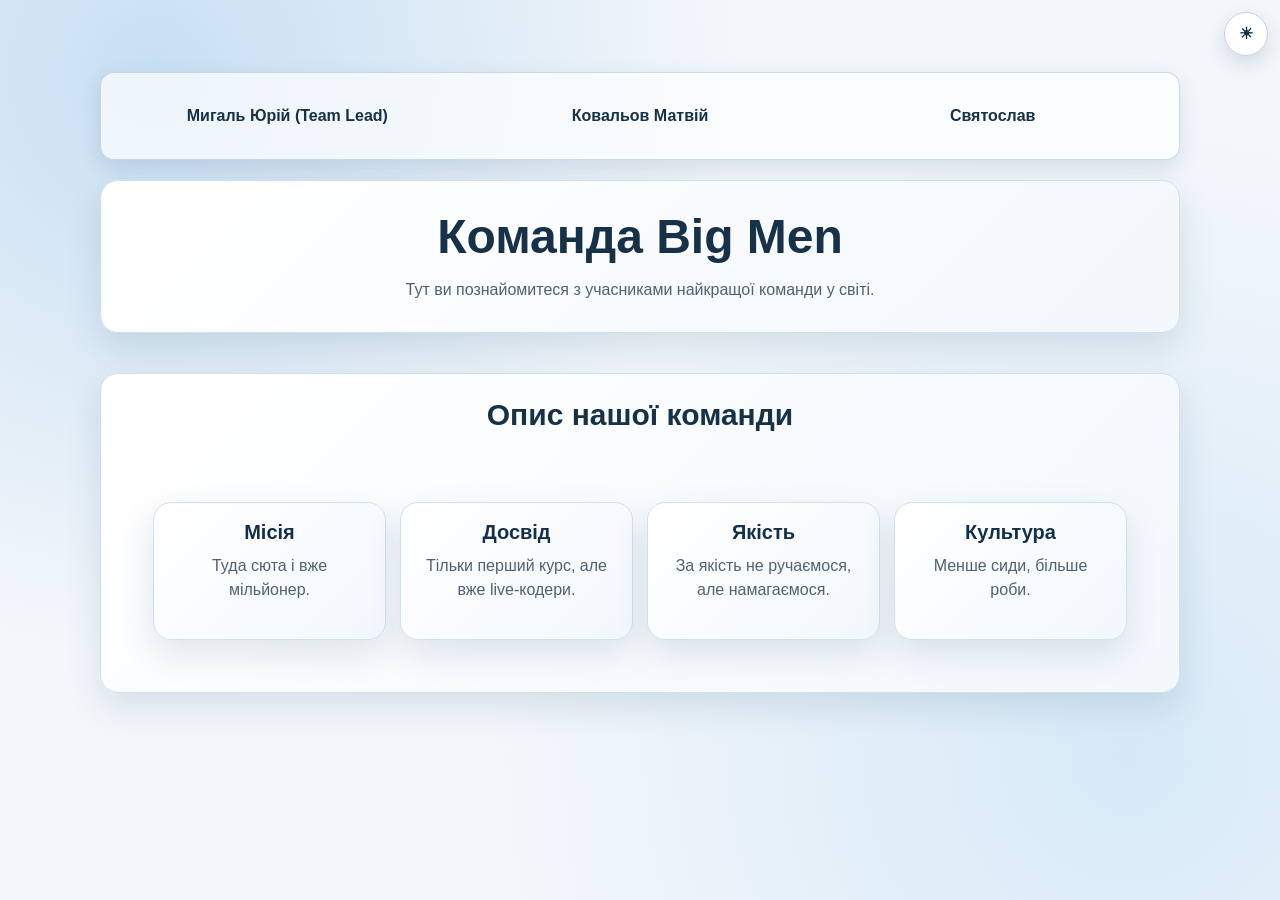
<file: index.html>
﻿<!DOCTYPE html>
<html lang="uk">
<head>
    <meta charset="UTF-8">
    <meta name="viewport" content="width=device-width, initial-scale=1.0">
    <title>Команда Big Men</title>
    <link rel="stylesheet" href="style.css">
</head>
<body class="home-page" data-home-theme="light">
    <button type="button" class="home-theme-toggle-button" aria-live="polite" aria-pressed="false" aria-label="Увімкнути темну тему">
        <span class="home-theme-icon home-theme-icon-sun" aria-hidden="true">☀</span>
        <span class="home-theme-icon home-theme-icon-moon" aria-hidden="true">🌙</span>
    </button>
    <nav class="site-nav" aria-label="Навігація по учасниках">
        <a href="Myhal_Yurii/Myhal.html">Мигаль Юрій (Team Lead)</a>
        <a href="Matvii_Kovalov/Kovalov.html">Ковальов Матвій</a>
        <a href="Sviatoslav_Lylo/Sviatoslav.html">Святослав</a>
    </nav>

    <main class="home-shell" aria-labelledby="home-title">
        <section class="home-hero card">
            <h1 id="home-title">Команда Big Men</h1>
            <p class="home-lead">Тут ви познайомитеся з учасниками найкращої команди у світі.</p>
        </section>

        <section class="home-section" aria-labelledby="team-cells-title">
            <h2 id="team-cells-title">Опис нашої команди</h2>
            <div class="home-cells">
                <article class="home-cell">
                    <h3>Місія</h3>
                    <p>Туда сюта і вже мільйонер.</p>
                </article>
                <article class="home-cell">
                    <h3>Досвід</h3>
                    <p>Тільки перший курс, але вже live-кодери.</p>
                </article>
                <article class="home-cell">
                    <h3>Якість</h3>
                    <p>За якість не ручаємося, але намагаємося.</p>
                </article>
                <article class="home-cell">
                    <h3>Культура</h3>
                    <p>Менше сиди, більше роби.</p>
                </article>
            </div>
        </section>
    </main>
    <script src="script.js"></script>
</body>
</html>
</file>
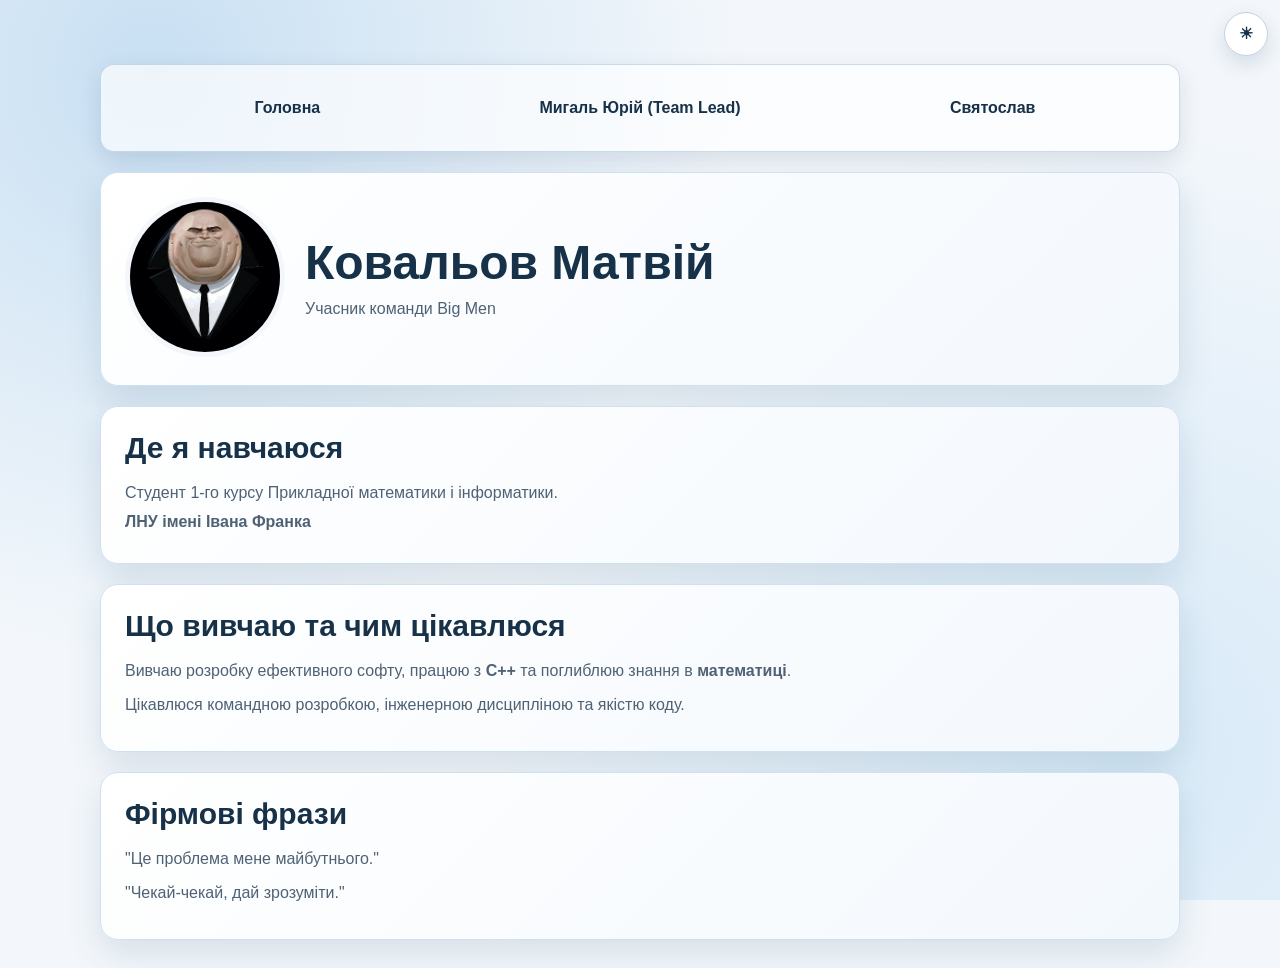
<file: Matvii_Kovalov/Kovalov.html>
﻿<!DOCTYPE html>
<html lang="uk">
<head>
    <meta charset="UTF-8">
    <meta name="viewport" content="width=device-width, initial-scale=1.0">
    <title>Ковальов Матвій - Профіль</title>
    <link rel="stylesheet" href="../style.css">
</head>
<body data-home-theme="light">

    <button type="button" class="home-theme-toggle-button" aria-live="polite" aria-pressed="false" aria-label="Увімкнути темну тему">
        <span class="home-theme-icon home-theme-icon-sun" aria-hidden="true">☀</span>
        <span class="home-theme-icon home-theme-icon-moon" aria-hidden="true">🌙</span>
    </button>

    <nav class="site-nav" aria-label="Навігація сторінками команди">
        <a href="../index.html">Головна</a>
        <a href="../Myhal_Yurii/Myhal.html">Мигаль Юрій (Team Lead)</a>
        <a href="../Sviatoslav_Lylo/Sviatoslav.html">Святослав</a>
    </nav>

    <main class="profile-main" aria-label="Профіль учасника">
        <section class="card profile-block profile-intro" aria-label="Вступ">
            <div class="profile-intro-media">
                <img src="../Foto/kingpin.png" alt="Фото Ковальова Матвія" class="profile-photo">
            </div>
            <div class="profile-intro-identity">
                <h1>Ковальов Матвій</h1>
                <p>Учасник команди Big Men</p>
            </div>
        </section>

        <section class="card profile-block profile-study-place" aria-label="Де навчаюся">
            <h2>Де я навчаюся</h2>
            <p class="university">Студент 1-го курсу Прикладної математики і інформатики.</p>
            <p class="university"><strong>ЛНУ імені Івана Франка</strong></p>
        </section>

        <section class="card profile-block profile-study-focus" aria-label="Що вивчаю та інтереси">
            <h2>Що вивчаю та чим цікавлюся</h2>
            <p>Вивчаю розробку ефективного софту, працюю з <strong>C++</strong> та поглиблюю знання в <strong>математиці</strong>.</p>
            <p>Цікавлюся командною розробкою, інженерною дисципліною та якістю коду.</p>
        </section>

        <section class="card profile-block profile-signature" aria-label="Фірмові фрази">
            <h2>Фірмові фрази</h2>
            <p>"Це проблема мене майбутнього."</p>
            <p>"Чекай-чекай, дай зрозуміти."</p>
        </section>
    </main>

    <script src="../script.js"></script>
</body>
</html>
</file>
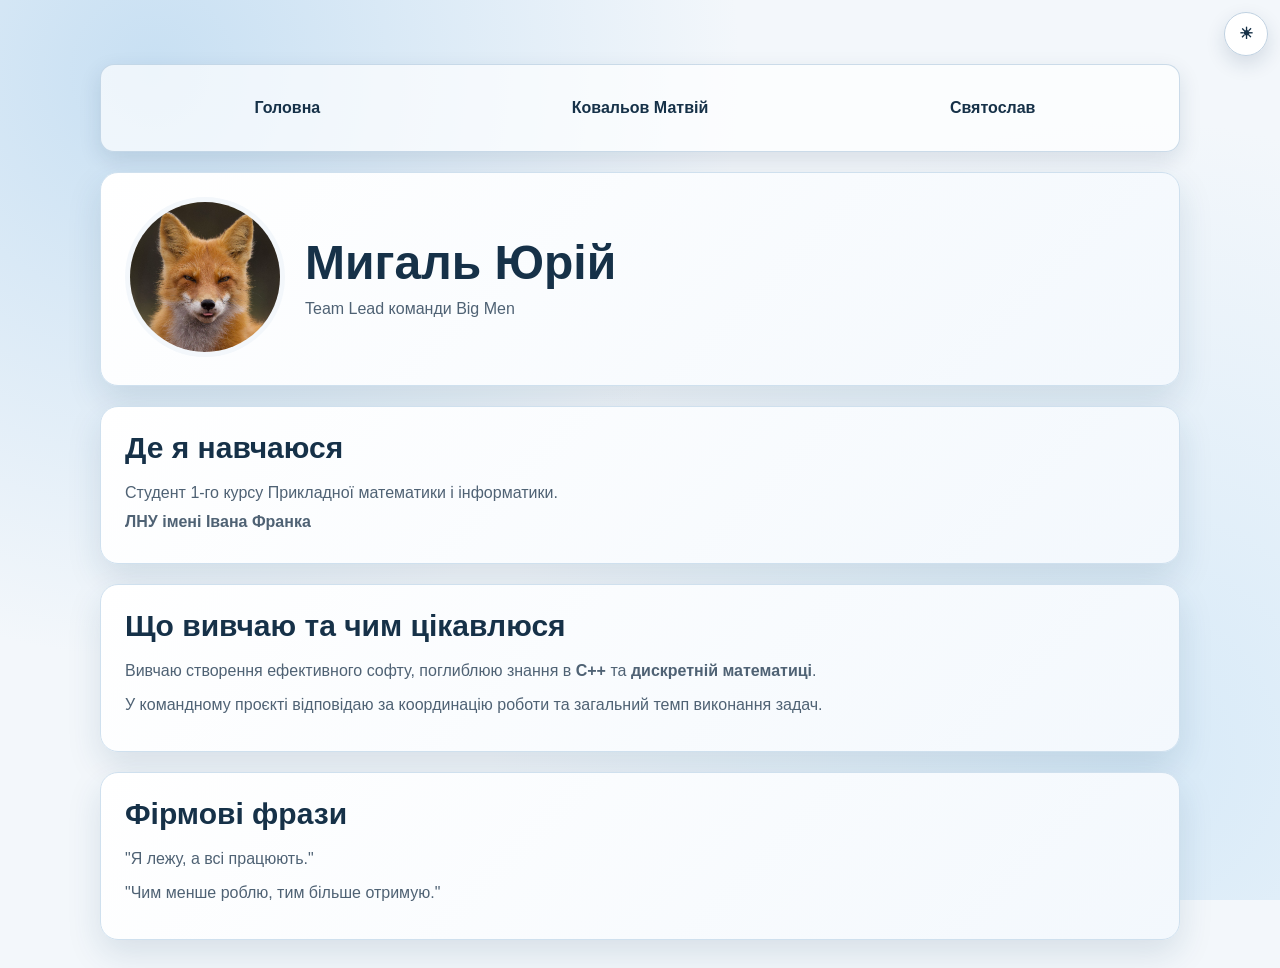
<file: Myhal_Yurii/Myhal.html>
﻿<!DOCTYPE html>
<html lang="uk">
<head>
    <meta charset="UTF-8">
    <meta name="viewport" content="width=device-width, initial-scale=1.0">
    <title>Мигаль Юрій - Профіль</title>
    <link rel="stylesheet" href="../style.css">
</head>
<body data-home-theme="light">

    <button type="button" class="home-theme-toggle-button" aria-live="polite" aria-pressed="false" aria-label="Увімкнути темну тему">
        <span class="home-theme-icon home-theme-icon-sun" aria-hidden="true">☀</span>
        <span class="home-theme-icon home-theme-icon-moon" aria-hidden="true">🌙</span>
    </button>

    <nav class="site-nav" aria-label="Навігація сторінками команди">
        <a href="../index.html">Головна</a>
        <a href="../Matvii_Kovalov/Kovalov.html">Ковальов Матвій</a>
        <a href="../Sviatoslav_Lylo/Sviatoslav.html">Святослав</a>
    </nav>

    <main class="profile-main" aria-label="Профіль учасника">
        <section class="card profile-block profile-intro" aria-label="Вступ">
            <div class="profile-intro-media">
                <img src="../Foto/Fox.png" alt="Фото Мигаля Юрія" class="profile-photo">
            </div>
            <div class="profile-intro-identity">
                <h1>Мигаль Юрій</h1>
                <p>Team Lead команди Big Men</p>
            </div>
        </section>

        <section class="card profile-block profile-study-place" aria-label="Де навчаюся">
            <h2>Де я навчаюся</h2>
            <p class="university">Студент 1-го курсу Прикладної математики і інформатики.</p>
            <p class="university"><strong>ЛНУ імені Івана Франка</strong></p>
        </section>

        <section class="card profile-block profile-study-focus" aria-label="Що вивчаю та інтереси">
            <h2>Що вивчаю та чим цікавлюся</h2>
            <p>Вивчаю створення ефективного софту, поглиблюю знання в <strong>C++</strong> та <strong>дискретній математиці</strong>.</p>
            <p>У командному проєкті відповідаю за координацію роботи та загальний темп виконання задач.</p>
        </section>

        <section class="card profile-block profile-signature" aria-label="Фірмові фрази">
            <h2>Фірмові фрази</h2>
            <p>"Я лежу, а всі працюють."</p>
            <p>"Чим менше роблю, тим більше отримую."</p>
        </section>
    </main>

    <script src="../script.js"></script>
</body>
</html>
</file>
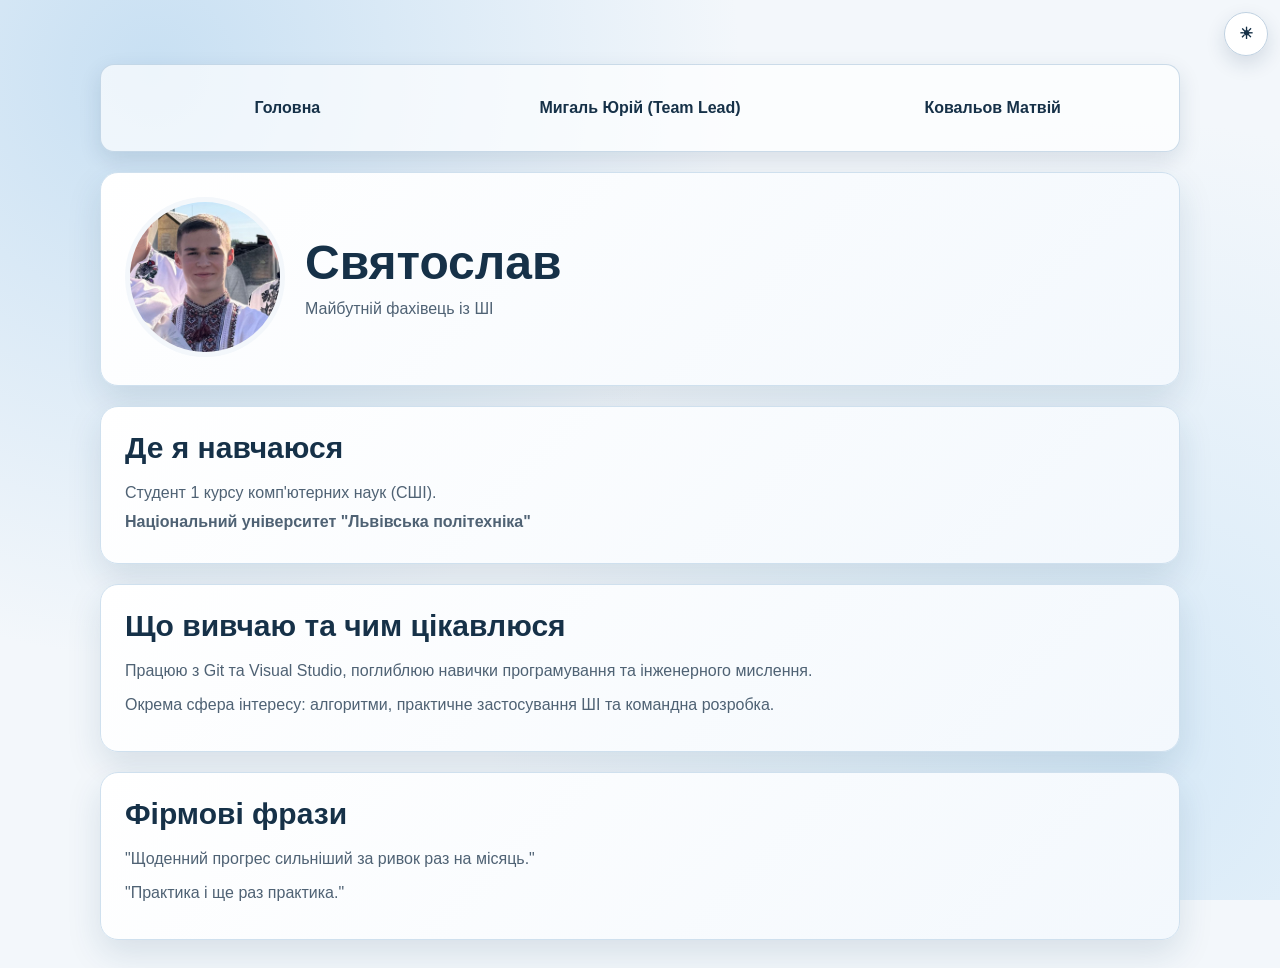
<file: Sviatoslav_Lylo/Sviatoslav.html>
<!DOCTYPE html>
<html lang="uk">
<head>
    <meta charset="UTF-8">
    <meta name="viewport" content="width=device-width, initial-scale=1.0">
    <title>Святослав - Профіль</title>
    <link rel="stylesheet" href="../style.css">
</head>
<body data-home-theme="light">

    <button type="button" class="home-theme-toggle-button" aria-live="polite" aria-pressed="false" aria-label="Увімкнути темну тему">
        <span class="home-theme-icon home-theme-icon-sun" aria-hidden="true">☀</span>
        <span class="home-theme-icon home-theme-icon-moon" aria-hidden="true">🌙</span>
    </button>

    <nav class="site-nav" aria-label="Навігація сторінками команди">
        <a href="../index.html">Головна</a>
        <a href="../Myhal_Yurii/Myhal.html">Мигаль Юрій (Team Lead)</a>
        <a href="../Matvii_Kovalov/Kovalov.html">Ковальов Матвій</a>
    </nav>

    <main class="profile-main" aria-label="Профіль учасника">
        <section class="card profile-block profile-intro" aria-label="Вступ">
            <div class="profile-intro-media">
                <img src="../Foto/Sv.jpg" alt="Фото Лила Святослава" class="profile-photo">
            </div>
            <div class="profile-intro-identity">
                <h1>Святослав</h1>
                <p>Майбутній фахівець із ШІ</p>
            </div>
        </section>

        <section class="card profile-block profile-study-place" aria-label="Де навчаюся">
            <h2>Де я навчаюся</h2>
            <p class="university">Студент 1 курсу комп'ютерних наук (СШІ).</p>
            <p class="university"><strong>Національний університет "Львівська політехніка"</strong></p>
        </section>

        <section class="card profile-block profile-study-focus" aria-label="Що вивчаю та інтереси">
            <h2>Що вивчаю та чим цікавлюся</h2>
            <p>Працюю з Git та Visual Studio, поглиблюю навички програмування та інженерного мислення.</p>
            <p>Окрема сфера інтересу: алгоритми, практичне застосування ШІ та командна розробка.</p>
        </section>

        <section class="card profile-block profile-signature" aria-label="Фірмові фрази">
            <h2>Фірмові фрази</h2>
            <p>"Щоденний прогрес сильніший за ривок раз на місяць."</p>
            <p>"Практика і ще раз практика."</p>
        </section>
    </main>

    <script src="../script.js"></script>
</body>
</html>
</file>
<file: style.css>
﻿/* Спільні темні/світлі токени для всіх сторінок */
body[data-home-theme] {
    --home-bg: #f3f7fb;
    --home-text: #163148;
    --home-muted: #4f6274;
    --home-border: #cfe0ee;
    --home-focus: #0e639c;
    --home-card-bg: linear-gradient(135deg, #ffffff 0%, #f3f8fd 100%);
    --home-cell-title: #12304a;
    --home-page-glow-1: rgba(160, 202, 235, 0.52);
    --home-page-glow-2: rgba(193, 223, 245, 0.56);
    --home-shadow: 0 14px 34px rgba(27, 70, 102, 0.13);
    --home-nav-bg: rgba(255, 255, 255, 0.68);
    --home-nav-border: rgba(137, 173, 202, 0.42);
    --home-nav-shadow: 0 8px 22px rgba(20, 52, 84, 0.12);
    --home-nav-link-hover-bg: #e6f1fb;
    --home-nav-link-hover-border: #8bb6d9;
}

body[data-home-theme='dark'] {
    --home-bg: #0a0a0a;
    --home-text: #f5f5f5;
    --home-muted: #cccccc;
    --home-border: #3a3a3a;
    --home-focus: #ffffff;
    --home-card-bg: linear-gradient(135deg, #131313 0%, #0f0f0f 100%);
    --home-cell-title: #f5f5f5;
    --home-page-glow-1: rgba(27, 27, 27, 0.9);
    --home-page-glow-2: rgba(32, 32, 32, 0.9);
    --home-shadow: 0 16px 36px rgba(0, 0, 0, 0.45);
    --home-nav-bg: rgba(19, 19, 19, 0.72);
    --home-nav-border: rgba(88, 88, 88, 0.58);
    --home-nav-shadow: 0 10px 26px rgba(0, 0, 0, 0.38);
    --home-nav-link-hover-bg: #252525;
    --home-nav-link-hover-border: #585858;
}

body {
    background-color: var(--home-bg);
    font-family: "Segoe UI", "Trebuchet MS", sans-serif;
    text-align: left;
    margin: 0;
    padding: 0;
    min-height: 100vh;
    box-sizing: border-box;
    position: relative;
    isolation: isolate;
    color: var(--home-text);
}

body::before {
    content: "";
    position: fixed;
    inset: 0;
    z-index: -1;
    background:
        radial-gradient(circle at 12% 8%, var(--home-page-glow-1) 0%, rgba(160, 202, 235, 0) 42%),
        radial-gradient(circle at 88% 84%, var(--home-page-glow-2) 0%, rgba(193, 223, 245, 0) 47%),
        var(--home-bg);
}

.card {
    display: block;
    box-sizing: border-box;
    width: 100%;
    max-width: 1080px;
    background: var(--home-card-bg);
    padding: 30px;
    border-radius: 18px;
    border: 1px solid var(--home-border);
    box-shadow: var(--home-shadow);
}

/* Стилі для вашого фото */
.profile-photo {
    width: 150px; /* Ширина фото */
    height: 150px; /* Висота фото */
    border-radius: 50%; /* Робить фото круглим */
    object-fit: cover; /* Запобігає розтягуванню зображення */
    border: 5px solid var(--home-bg); /* Легка рамка навколо фото */
    margin-bottom: 20px; /* Відступ знизу від фото */
}

h1 {
    color: var(--home-text);
    font-size: clamp(30px, 6vw, 48px);
    line-height: 1.1;
    margin: 0;
}

h2 {
    color: var(--home-text);
    margin: 0 0 16px;
    font-size: clamp(22px, 4.2vw, 30px);
}

h3 {
    color: var(--home-cell-title);
    margin: 0 0 10px;
    font-size: 20px;
}

p {
    color: var(--home-muted);
    line-height: 1.5;
    margin: 10px 0;
}

/* Спільний шар стилів для навігації і перемикача теми на всіх сторінках */
.site-nav {
    display: flex;
    flex-wrap: wrap;
    justify-content: center;
    gap: 12px;
    width: 100%;
    max-width: 1080px;
    margin: 0 auto 20px;
    padding: 10px 16px;
    box-sizing: border-box;
    border-radius: 14px;
    border: 1px solid var(--home-nav-border);
    background: var(--home-nav-bg);
    box-shadow: var(--home-nav-shadow);
}

.site-nav > * {
    min-width: 0;
}

.site-nav a {
    display: flex;
    align-items: center;
    justify-content: center;
    flex: 1 1 220px;
    max-width: 100%;
    min-width: 0;
    min-height: 44px;
    padding: 10px 14px;
    border-radius: 12px;
    border: 1px solid transparent;
    text-align: center;
    white-space: normal;
    overflow-wrap: anywhere;
    word-break: break-word;
    font-weight: bold;
    color: var(--home-text);
    text-decoration: none;
    transition: background 0.2s ease, border-color 0.2s ease;
}

.site-nav a:hover,
.site-nav a:focus-visible {
    background: var(--home-nav-link-hover-bg);
    border-color: var(--home-nav-link-hover-border);
    text-decoration: none;
}

.site-nav a:focus-visible {
    outline: 3px solid var(--home-focus);
    outline-offset: 2px;
}

.home-theme-toggle-button {
    position: fixed;
    top: calc(12px + env(safe-area-inset-top, 0px));
    right: calc(12px + env(safe-area-inset-right, 0px));
    z-index: 10;
    display: inline-flex;
    align-items: center;
    gap: 8px;
    padding: 10px 14px;
    min-width: 44px;
    min-height: 44px;
    box-sizing: border-box;
    border-radius: 999px;
    border: 1px solid #bfd0e0;
    background: rgba(255, 255, 255, 0.95);
    color: #153047;
    font-size: 14px;
    font-weight: 600;
    cursor: pointer;
    box-shadow: 0 8px 20px rgba(20, 52, 84, 0.14);
}

.home-theme-toggle-button:focus-visible {
    outline: 3px solid var(--home-focus);
    outline-offset: 3px;
}

.home-theme-icon {
    font-size: 16px;
    line-height: 1;
}

.home-theme-icon-moon {
    display: none;
}

body[data-home-theme='dark'] .home-theme-icon-sun {
    display: none;
}

body[data-home-theme='dark'] .home-theme-icon-moon {
    display: inline;
}

body[data-home-theme='dark'] .home-theme-toggle-button {
    border-color: #4a4a4a;
    background: rgba(19, 19, 19, 0.96);
    color: #f5f5f5;
    box-shadow: 0 10px 24px rgba(0, 0, 0, 0.4);
}

body:not(.home-page) .profile-main {
    width: 100%;
    max-width: 1080px;
    margin: 0 auto;
    display: grid;
    gap: 20px;
}

body:not(.home-page) .profile-block {
    display: block;
    width: 100%;
    max-width: 1080px;
    box-sizing: border-box;
    text-align: left;
    padding: 24px;
}

body:not(.home-page) {
    padding:
        calc(64px + env(safe-area-inset-top, 0px))
        calc(20px + env(safe-area-inset-right, 0px))
        calc(28px + env(safe-area-inset-bottom, 0px))
        calc(20px + env(safe-area-inset-left, 0px));
}

body:not(.home-page) .profile-intro {
    display: flex;
    align-items: center;
    gap: 20px;
}

body:not(.home-page) .profile-intro-media {
    flex: 0 0 auto;
}

body:not(.home-page) .profile-intro-media .profile-photo {
    margin-bottom: 0;
}

body:not(.home-page) .profile-intro-identity p {
    margin: 8px 0 0;
}

body:not(.home-page) .university {
    margin: 6px 0;
    color: var(--home-muted);
    line-height: 1.45;
}

/* Головна сторінка: перемикач світлої/темної теми через JavaScript */
.home-page {
    padding:
        calc(72px + env(safe-area-inset-top, 0px))
        calc(20px + env(safe-area-inset-right, 0px))
        calc(28px + env(safe-area-inset-bottom, 0px))
        calc(20px + env(safe-area-inset-left, 0px));
}

.home-page .home-shell {
    box-sizing: border-box;
    width: 100%;
    max-width: 1080px;
    margin: 0 auto;
    display: grid;
    gap: 20px;
    justify-items: center;
}

.home-page .home-shell > * {
    width: 100%;
    max-width: 1080px;
    margin: 0 auto;
}

.home-page .home-hero,
.home-page .home-section,
.home-page .site-nav {
    box-sizing: border-box;
    width: 100%;
    max-width: 1080px;
    margin: 0 auto;
}

.home-page .home-hero {
    margin-top: 20px;
    margin-bottom: 20px;
    text-align: center;
}

.home-page .home-section {
    margin-top: 0;
    background: var(--home-card-bg);
    border: 1px solid var(--home-border);
    box-shadow: var(--home-shadow);
    border-radius: 18px;
    padding: 24px;
    text-align: center;
}

.home-page .home-lead {
    margin: 14px 0 0;
    color: var(--home-muted);
    max-width: 62ch;
    margin-inline: auto;
    text-align: center;
}

.home-page .home-cells {
    display: grid;
    color: var(--home-text);
    position: relative;
    z-index: 0;
    isolation: isolate;
    grid-template-columns: repeat(auto-fit, minmax(220px, 1fr));
    gap: 14px;
    border-radius: 24px;
    padding:
        calc(54px + env(safe-area-inset-top, 0px))
        calc(28px + env(safe-area-inset-right, 0px))
        calc(28px + env(safe-area-inset-bottom, 0px))
        calc(28px + env(safe-area-inset-left, 0px));
}

.home-page .home-cell {
    background: var(--home-card-bg);
    border: 1px solid var(--home-border);
    box-shadow: var(--home-shadow);
    border-radius: 18px;
    padding: 18px;
    min-height: 100px;
}

@media (max-width: 480px) {
    body:not(.home-page) {
        padding:
            calc(72px + env(safe-area-inset-top, 0px))
            calc(12px + env(safe-area-inset-right, 0px))
            calc(20px + env(safe-area-inset-bottom, 0px))
            calc(12px + env(safe-area-inset-left, 0px));
    }

    body:not(.home-page) .site-nav {
        margin-bottom: 12px;
    }

    .home-theme-toggle-button {
        top: calc(8px + env(safe-area-inset-top, 0px));
        right: calc(8px + env(safe-area-inset-right, 0px));
        gap: 6px;
        padding: 9px 12px;
        font-size: 13px;
    }

    body:not(.home-page) .profile-intro {
        flex-direction: column;
        align-items: flex-start;
    }

    .home-page {
        padding:
            calc(16px + env(safe-area-inset-top, 0px))
            calc(12px + env(safe-area-inset-right, 0px))
            calc(16px + env(safe-area-inset-bottom, 0px))
            calc(12px + env(safe-area-inset-left, 0px));
    }

    .home-page .home-shell {
        padding:
            calc(52px + env(safe-area-inset-top, 0px))
            calc(14px + env(safe-area-inset-right, 0px))
            calc(14px + env(safe-area-inset-bottom, 0px))
            calc(14px + env(safe-area-inset-left, 0px));
        border-radius: 16px;
    }

    .card,
    .home-page .home-section {
        padding: 18px;
    }
}

/* Зменшений рух — вимкнути переходи для інтерактивних елементів */
@media (prefers-reduced-motion: reduce) {
    .site-nav a,
    .home-theme-toggle-button {
        transition: none;
    }
}
</file>
